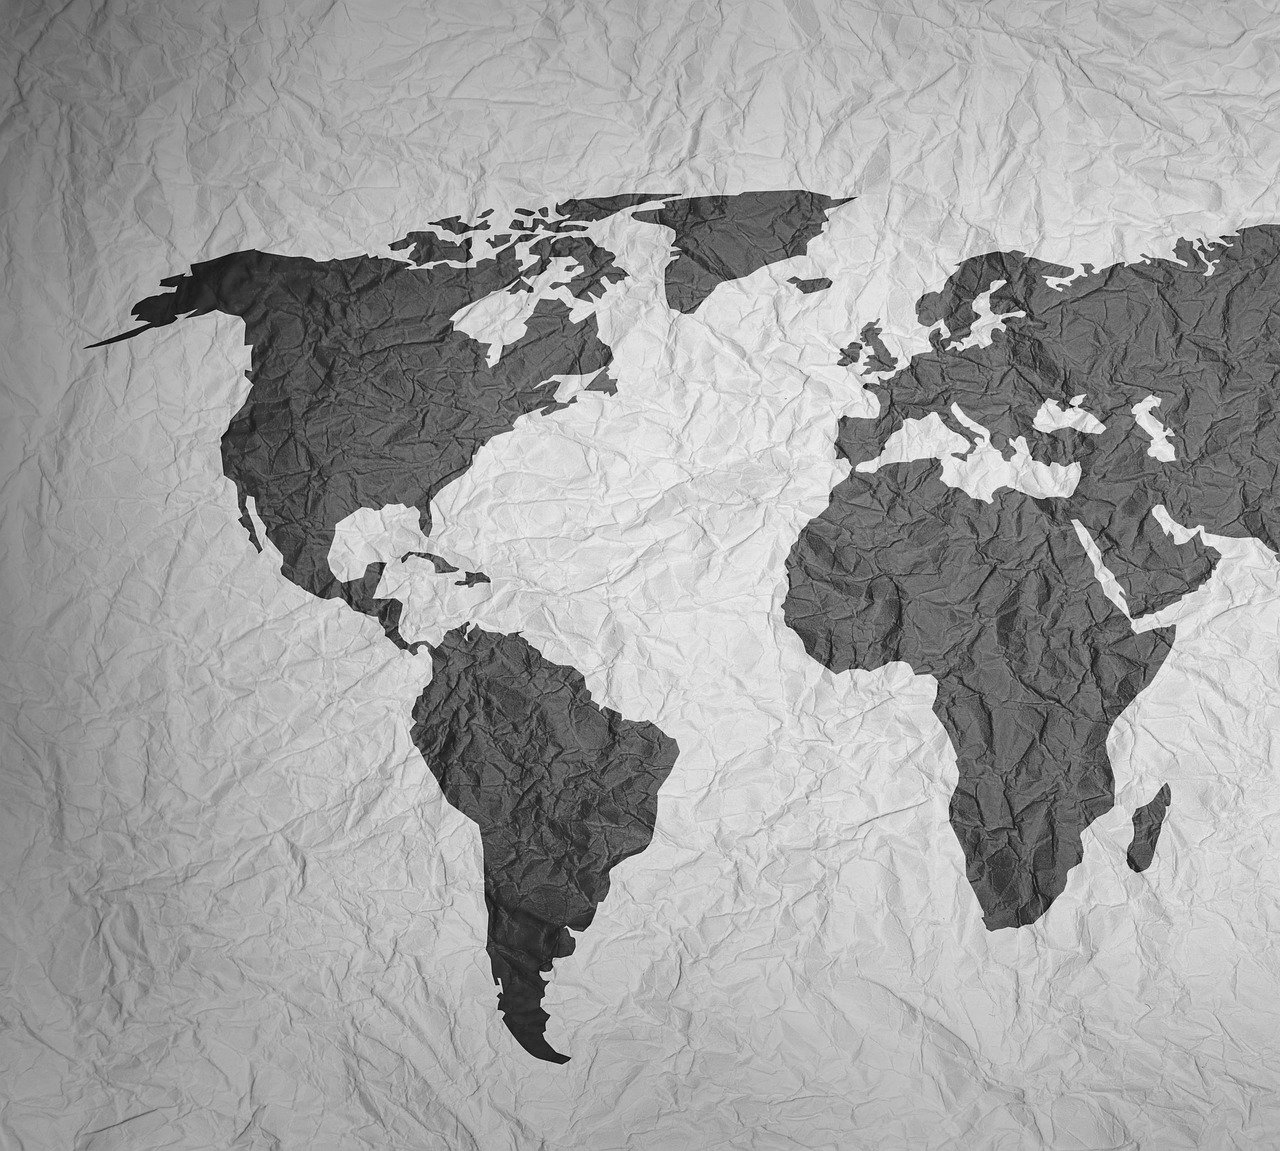
<file: Index.html>
<!doctype html>
<html>
<head>
	<meta charset="utf-8">
	<title>Map_of_World</title>
	<link href="style.css" rel="stylesheet" type="text/css">
</head>

<body>
	<img src="Images/Index/Full Map.png" alt="">
	
	<a href="Page 1.html" target="_blank">
		<img src="Images/Index/North America.png" class="NA" alt="">
		<img src="Images/Index/North America blue.png" class="NA_blue" alt="">
	</a>
	
	<img src="Images/Index/South America.png" class="SA" alt="">
	<img src="Images/Index/South America blue.png" class="SA_blue" alt="">
	
	<img src="Images/Index/Africa.png" class="Af" alt="">
	<img src="Images/Index/Africa blue.png" class="Af_blue" alt="">
	
	<img src="Images/Index/Asia.png" class="As" alt="">
	<img src="Images/Index/Asia blue.png" class="As_blue" alt="">
	
	<img src="Images/Index/Europe.png" class="Eu" alt="">
	<img src="Images/Index/Europe blue.png" class="Eu_blue" alt="">
	
	<img src="Images/Index/Australia.png" class="Au" alt="">
	<img src="Images/Index/Australia blue.png" class="Au_blue" alt="">

</body>
</html>
</file>
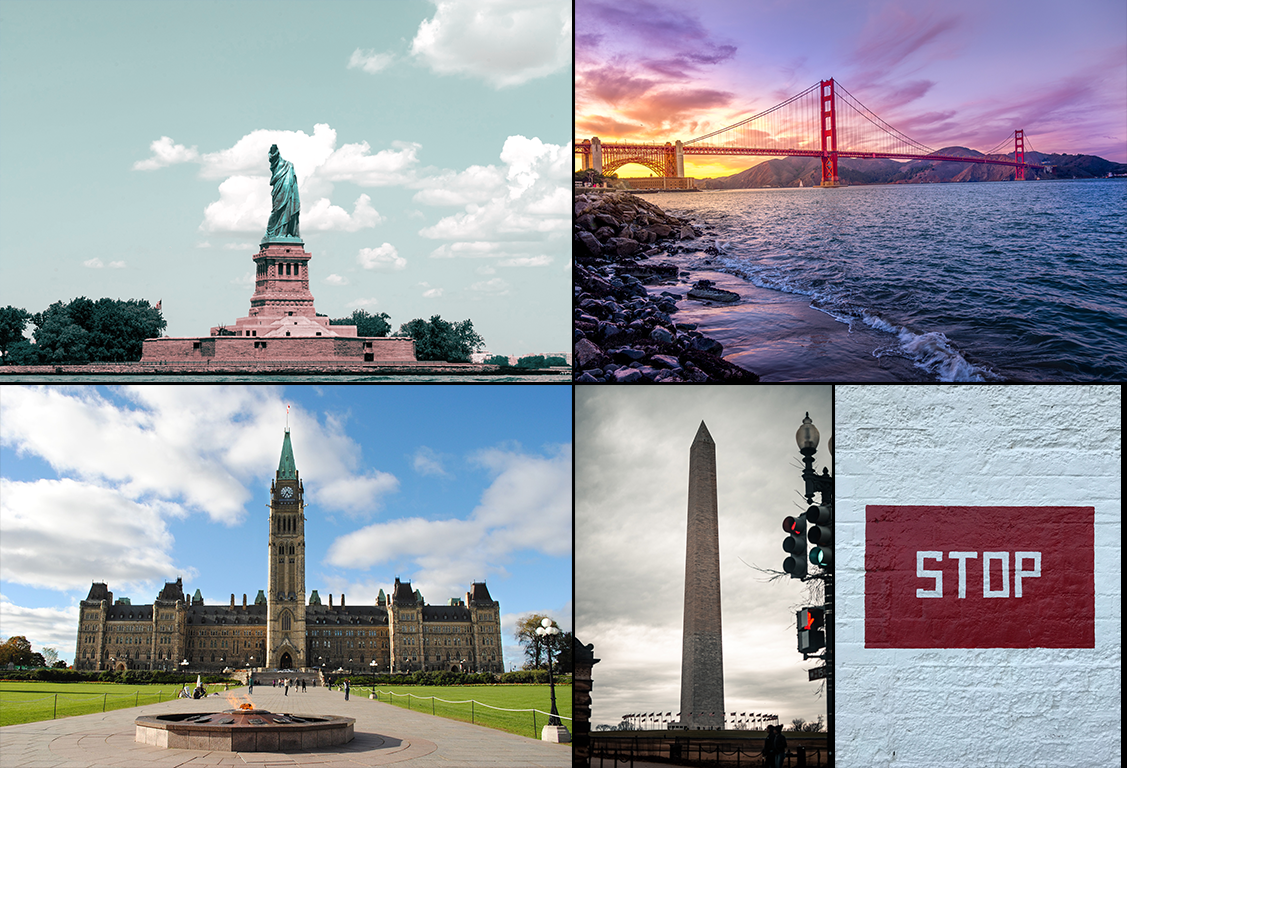
<file: Page 1.html>
<!doctype html>
<html>
<head>
	<meta charset="utf-8">
	<title>North America</title>
	<link href="style.css" rel="stylesheet" type="text/css">
</head>

<body>
	<img src="Images/Page 1/Background.png" alt="">
	
	<img src="Images/Page 1/GoldenGateBridge.png" class="GGB" alt="">
	<img src="Images/Page 1/Golden Gate Bridge (ruined).png" class="GGB_r" alt="">
	
	<img src="Images/Page 1/ParliamentHill.png" class="PH" alt="">
	<img src="Images/Page 1/Parliament Hill (ruined).png" class="PH_r" alt="">
	
	<img src="Images/Page 1/StatueOfLiberty.png" class="SoL" alt="">
	<img src="Images/Page 1/Statue of Liberty (ruined).png" class="SoL_r" alt="">
	
	<img src="Images/Page 1/WashingtonMonument.png" class="WM" alt="">
	<img src="Images/Page 1/Washington Monument (ruined).png" class="WM_r" alt="">

	<a href="Page 2.html" target="_blank">
		<img src="Images/Page 1/Stop.png" class="Stop1" onMouseOver="this.src='Images/Page 1/One Way.png'" alt="">
	</a>
	
</body>
</html>
</file>
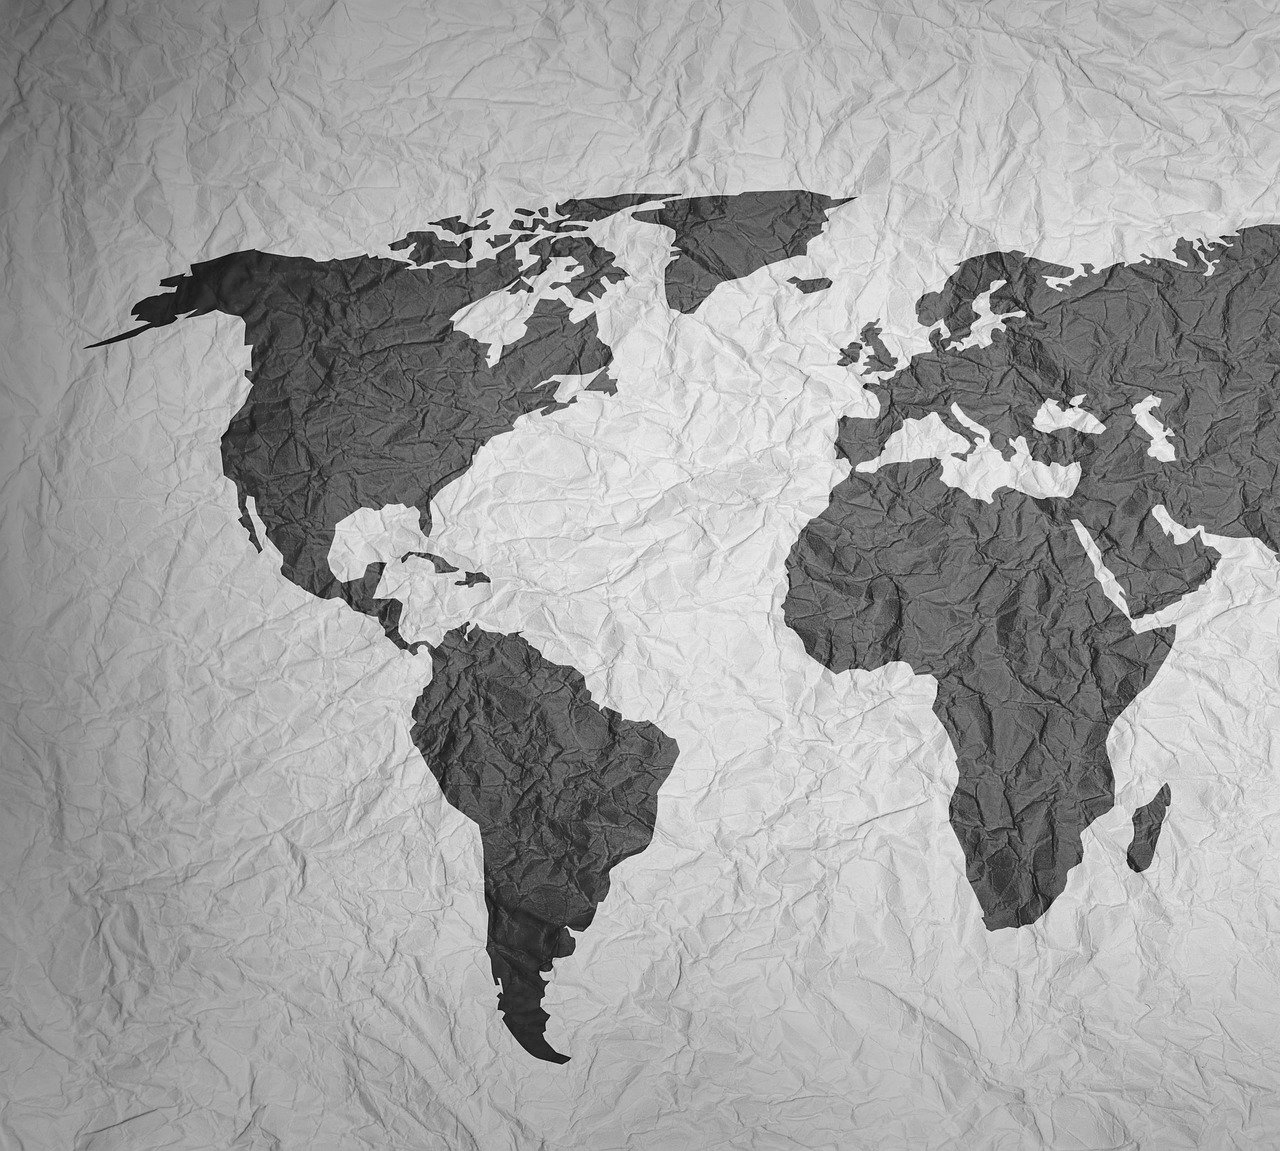
<file: Page 10.html>
<!doctype html>
<html>
<head>
	<meta charset="utf-8">
	<title>Map_of_World</title>
	<link href="style.css" rel="stylesheet" type="text/css">
</head>

<body>
	<img src="Images/Index/Full Map.png" alt="">
	
	<img src="Images/Index/North America.png" class="NA" alt="">
	
	<img src="Images/Index/South America.png" class="SA" alt="">
	
	<img src="Images/Index/Africa.png" class="Af" alt="">

	<img src="Images/Index/Asia.png" class="As" alt="">

	<img src="Images/Index/Europe.png" class="Eu" alt="">

	<a href="Page 11.html" target="_blank">	
		<img src="Images/Index/Australia.png" class="Au" alt="">
		<img src="Images/Index/Australia blue.png" class="Au_blue" alt="">
	</a>
	
</body>
</html>
</file>
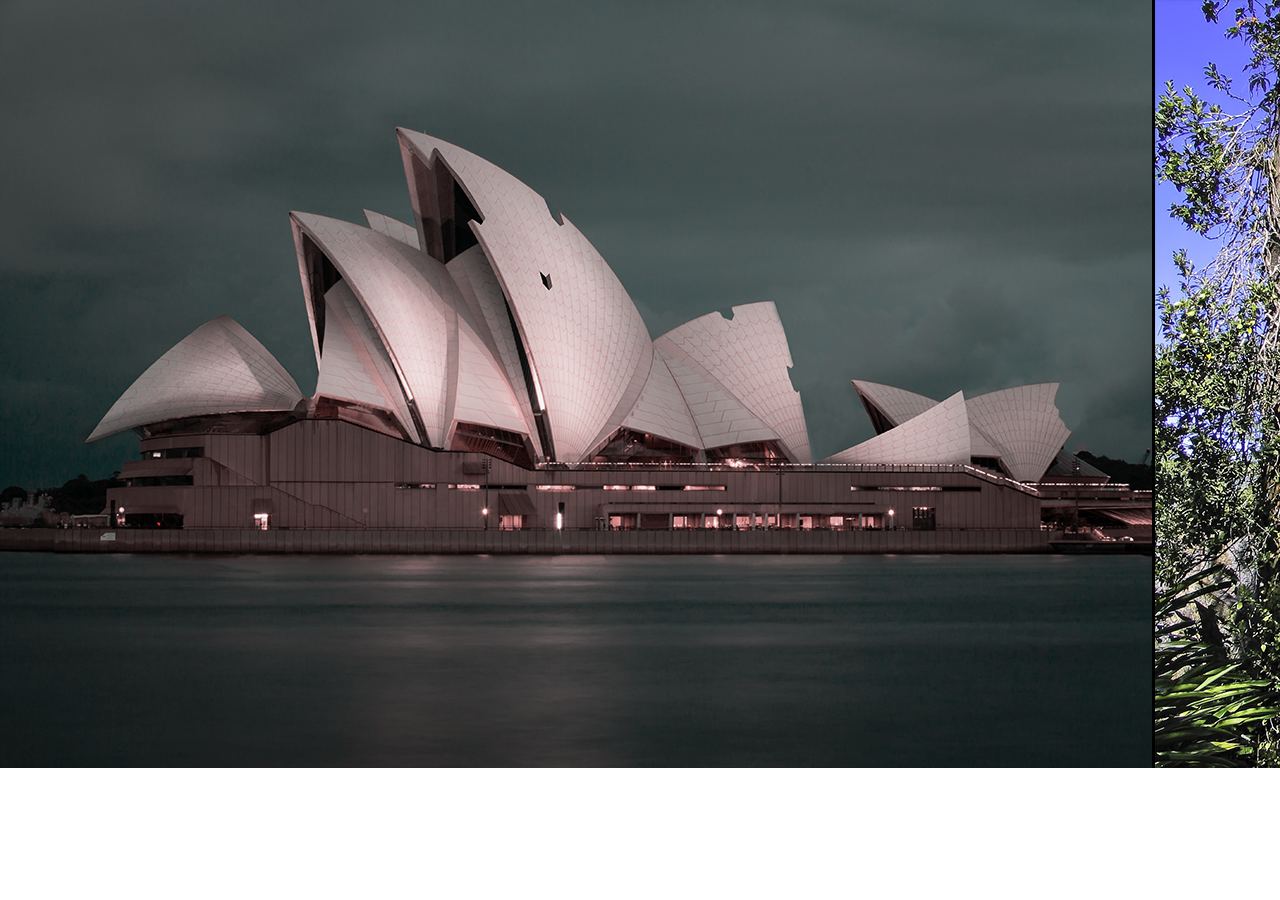
<file: Page 11.html>
<!doctype html>
<html>
<head>
	<meta charset="utf-8">
	<title>Australia</title>
	<link href="style.css" rel="stylesheet" type="text/css">
</head>

<body>
	<img src="Images/Page 11/Background.png" alt="">
	
	<img src="Images/Page 11/SydneyOperaHouse.png" class="SOH" alt="">
	<img src="Images/Page 11/Sydney Opera House (ruined).png" class="SOH_r" alt="">
	
	<img src="Images/Page 11/ParonellaPark.png" class="PP" alt="">
	<img src="Images/Page 11/Paronella Park (ruined).png" class="PP_r" alt="">
	
	<a href="Page 12.html" target="_blank">
		<img src="Images/Page 11/Stop.png" class="Stop11" onMouseOver="this.src='Images/Page 11/One Way.png'" alt="">
	</a>
	
</body>
</html>
</file>
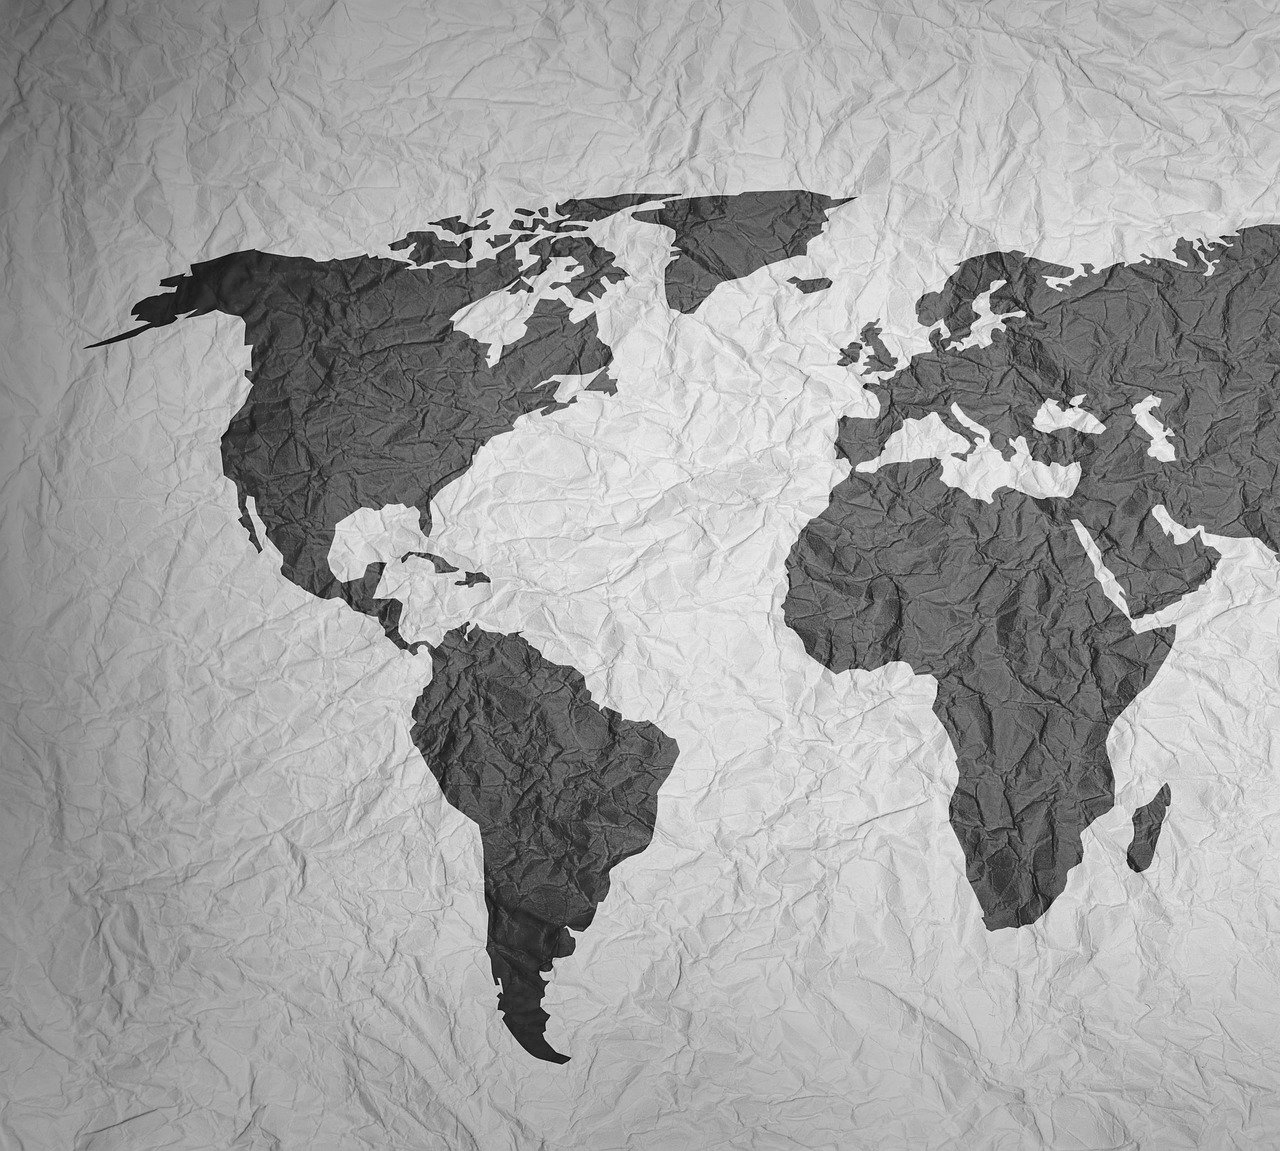
<file: Page 12.html>
<!doctype html>
<html>
<head>
	<meta charset="utf-8">
	<title>Map_of_World</title>
	<link href="style.css" rel="stylesheet" type="text/css">
</head>

<body>
	<img src="Images/Index/Full Map.png" alt="">
	
	<img src="Images/Index/North America.png" class="NA" alt="">
	
	<img src="Images/Index/South America.png" class="SA" alt="">
	
	<img src="Images/Index/Africa.png" class="Af" alt="">
	
	<img src="Images/Index/Asia.png" class="As" alt="">
	
	<img src="Images/Index/Europe.png" class="Eu" alt="">
	
	<img src="Images/Index/Australia.png" class="Au" alt="">

</body>
</html>
</file>
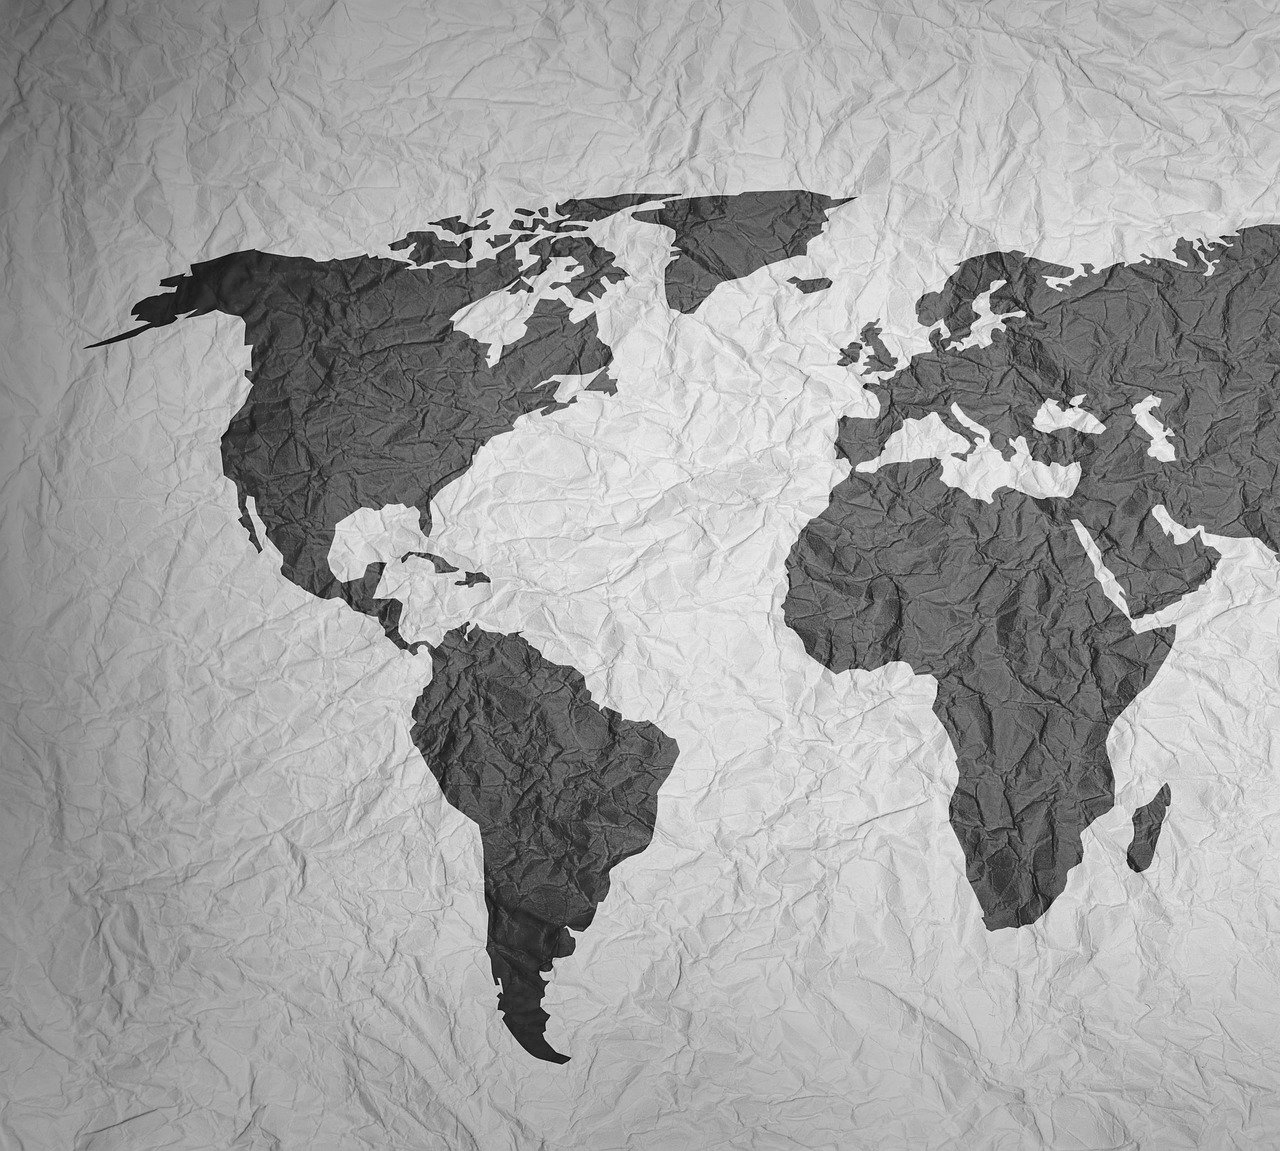
<file: Page 2.html>
<!doctype html>
<html>
<head>
	<meta charset="utf-8">
	<title>Map_of_World</title>
	<link href="style.css" rel="stylesheet" type="text/css">
</head>

<body>
	<img src="Images/Index/Full Map.png" alt="">
	
	<img src="Images/Index/North America.png" class="NA" alt="">

	<a href="Page 3.html" target="_blank">
		<img src="Images/Index/South America.png" class="SA" alt="">
		<img src="Images/Index/South America blue.png" class="SA_blue" alt="">
	</a>
	
	<img src="Images/Index/Africa.png" class="Af" alt="">
	<img src="Images/Index/Africa blue.png" class="Af_blue" alt="">
	
	<img src="Images/Index/Asia.png" class="As" alt="">
	<img src="Images/Index/Asia blue.png" class="As_blue" alt="">
	
	<img src="Images/Index/Europe.png" class="Eu" alt="">
	<img src="Images/Index/Europe blue.png" class="Eu_blue" alt="">
	
	<img src="Images/Index/Australia.png" class="Au" alt="">
	<img src="Images/Index/Australia blue.png" class="Au_blue" alt="">

</body>
</html>
</file>
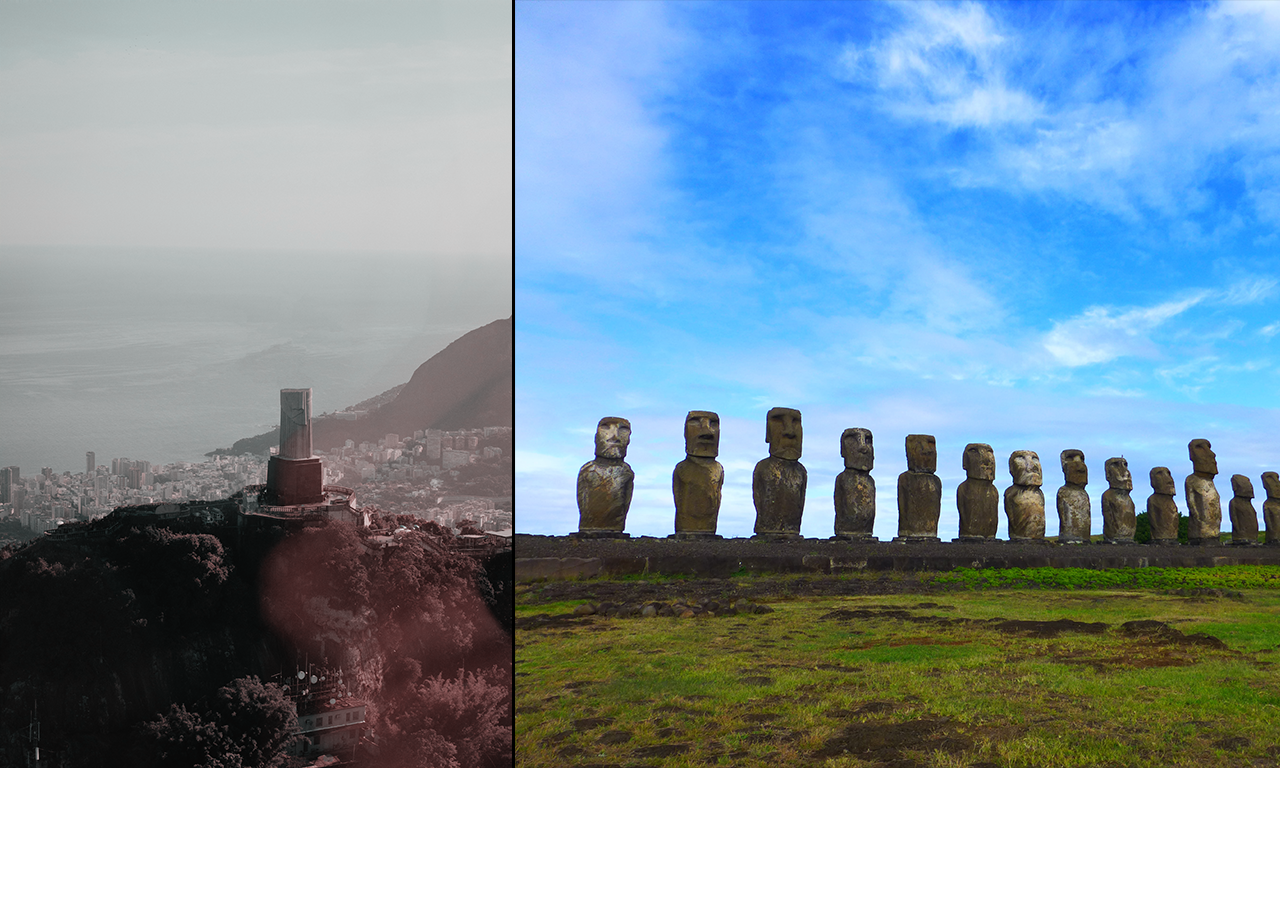
<file: Page 3.html>
<!doctype html>
<html>
<head>
	<meta charset="utf-8">
	<title>South America</title>
	<link href="style.css" rel="stylesheet" type="text/css">
</head>

<body>
	<img src="Images/Page 3/Background.png" alt="">
	
	<img src="Images/Page 3/ChristTheRedeemer.png" class="CTR" alt="">
	<img src="Images/Page 3/Christ the Redeemer (ruined).png" class="CTR_r" alt="">
	
	<img src="Images/Page 3/EasterIsland.png" class="EI" alt="">
	<img src="Images/Page 3/Easter Island (ruined).png" class="EI_r" alt="">
	
	<a href="Page 4.html" target="_blank">
		<img src="Images/Page 3/Stop.png" class="Stop3" onMouseOver="this.src='Images/Page 3/One Way.png'" alt="">
	</a>
	
</body>
</html>
</file>
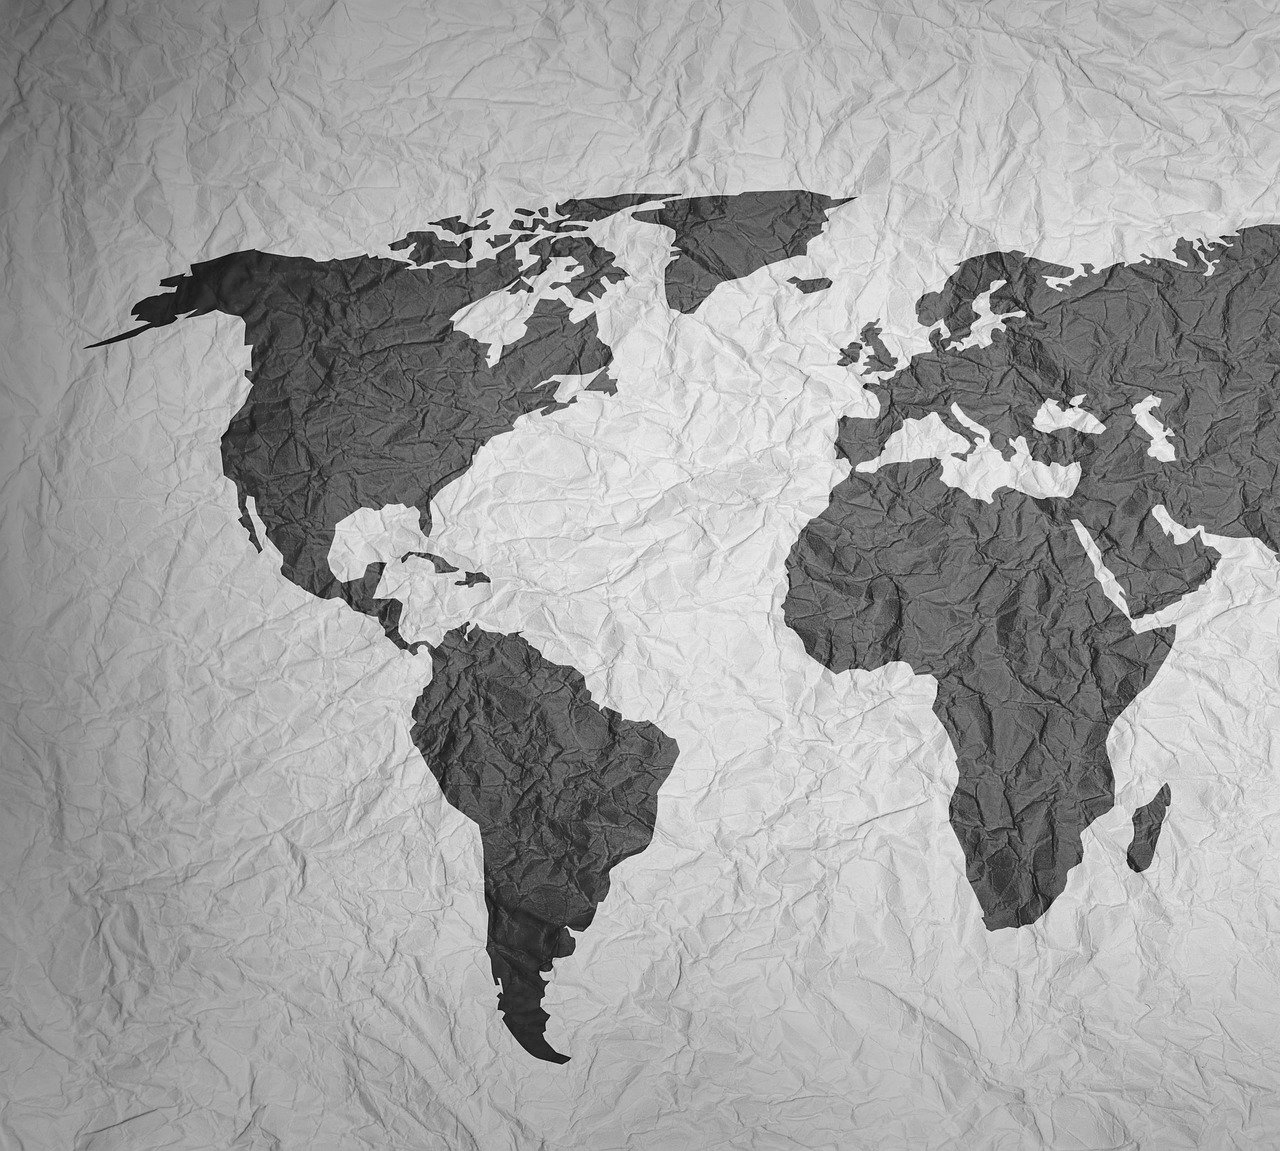
<file: Page 4.html>
<!doctype html>
<html>
<head>
	<meta charset="utf-8">
	<title>Map_of_World</title>
	<link href="style.css" rel="stylesheet" type="text/css">
</head>

<body>
	<img src="Images/Index/Full Map.png" alt="">
	
	<img src="Images/Index/North America.png" class="NA" alt="">
	
	<img src="Images/Index/South America.png" class="SA" alt="">
	
	<a href="Page 5.html" target="_blank">
		<img src="Images/Index/Africa.png" class="Af" alt="">
		<img src="Images/Index/Africa blue.png" class="Af_blue" alt="">
	</a>
	
	<img src="Images/Index/Asia.png" class="As" alt="">
	<img src="Images/Index/Asia blue.png" class="As_blue" alt="">
	
	<img src="Images/Index/Europe.png" class="Eu" alt="">
	<img src="Images/Index/Europe blue.png" class="Eu_blue" alt="">
	
	<img src="Images/Index/Australia.png" class="Au" alt="">
	<img src="Images/Index/Australia blue.png" class="Au_blue" alt="">

</body>
</html>
</file>
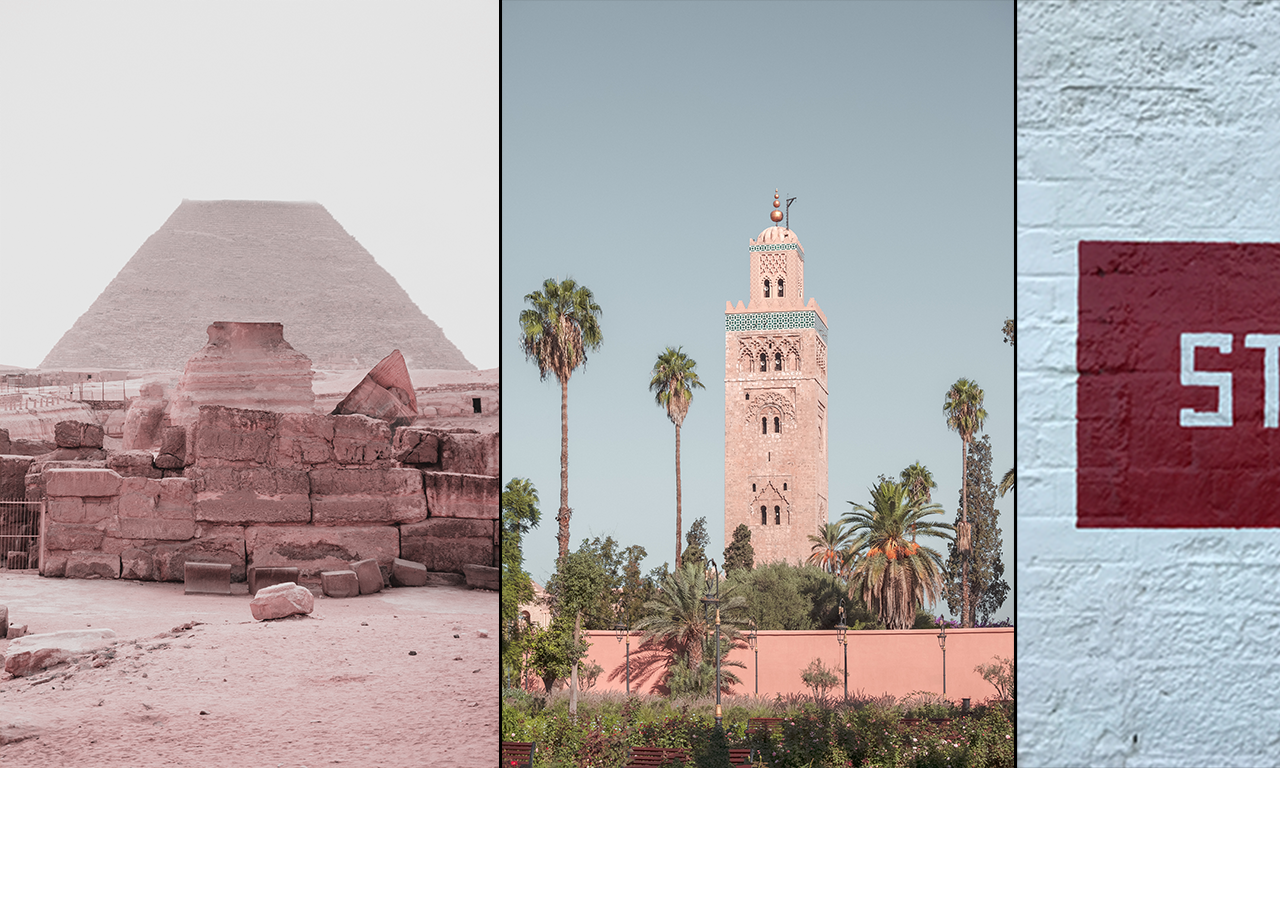
<file: Page 5.html>
<!doctype html>
<html>
<head>
	<meta charset="utf-8">
	<title>Africa</title>
	<link href="style.css" rel="stylesheet" type="text/css">
</head>
	<img src="Images/Page 5/Background.png" alt="">

	<img src="Images/Page 5/GreatPyramids.png" class="GP" alt="">
	<img src="Images/Page 5/Great Pyramids (ruined).png" class="GP_r" alt="">
	
	<img src="Images/Page 5/MedinaMarrakesh.png" class="MM" alt="">
	<img src="Images/Page 5/Medina Marrakesh (ruined).png" class="MM_r" alt="">
	
	<a href="Page 6.html" target="_blank">
		<img src="Images/Page 5/Stop.png" class="Stop5" onMouseOver="this.src='Images/Page 5/One Way.png'" alt="">
	</a>
	
<body>
</body>
</html>
</file>
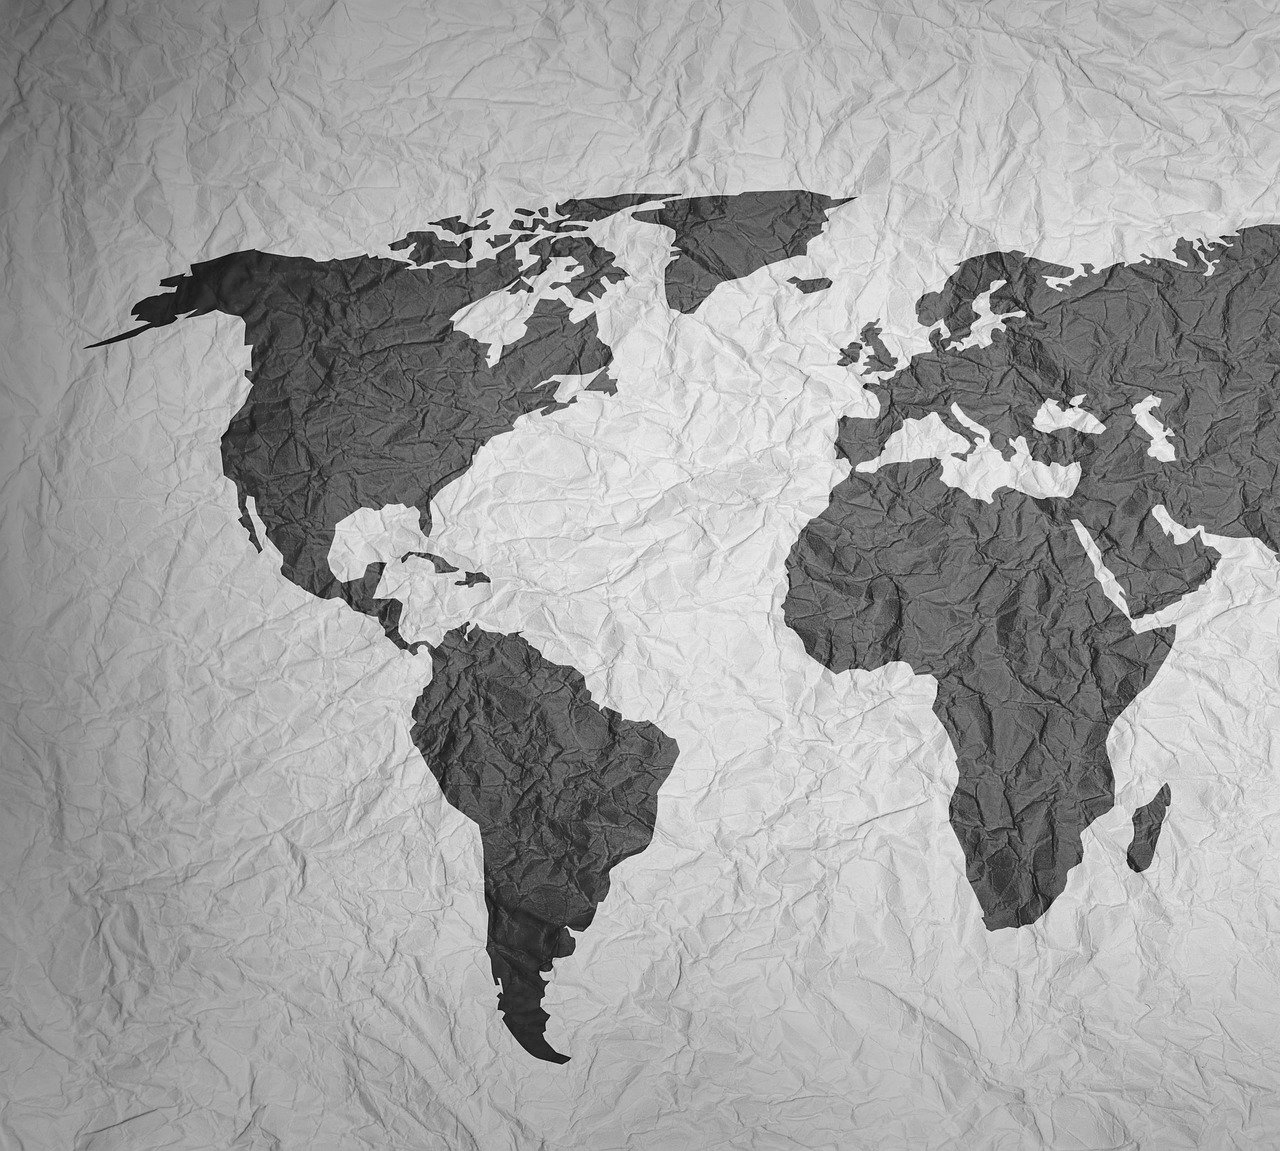
<file: Page 6.html>
<!doctype html>
<html>
<head>
	<meta charset="utf-8">
	<title>Map_of_World</title>
	<link href="style.css" rel="stylesheet" type="text/css">
</head>

<body>
	<img src="Images/Index/Full Map.png" alt="">
	
	<img src="Images/Index/North America.png" class="NA" alt="">
	
	<img src="Images/Index/South America.png" class="SA" alt="">
	
	<img src="Images/Index/Africa.png" class="Af" alt="">

	<a href="Page 7.html" target="_blank">	
		<img src="Images/Index/Asia.png" class="As" alt="">
		<img src="Images/Index/Asia blue.png" class="As_blue" alt="">
	</a>
	
	<img src="Images/Index/Europe.png" class="Eu" alt="">
	<img src="Images/Index/Europe blue.png" class="Eu_blue" alt="">
	
	<img src="Images/Index/Australia.png" class="Au" alt="">
	<img src="Images/Index/Australia blue.png" class="Au_blue" alt="">

</body>
</html>
</file>
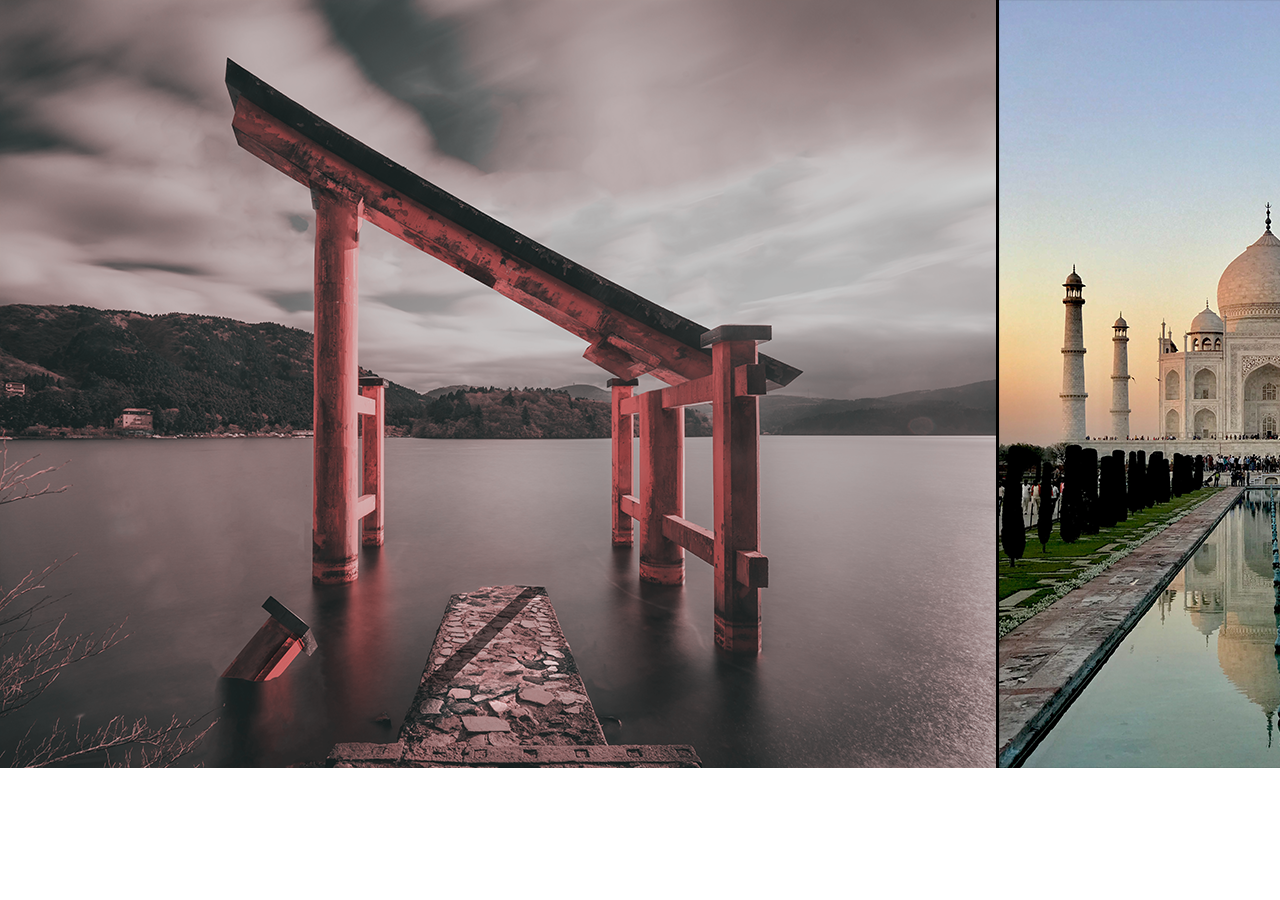
<file: Page 7.html>
<!doctype html>
<html>
<head>
	<meta charset="utf-8">
	<title>Asia</title>
	<link href="style.css" rel="stylesheet" type="text/css">
</head>

<body>
	<img src="Images/Page 7/Background.png" alt="">
	
	<img src="Images/Page 7/ItsukushimaShrine.png" class="IS" alt="">
	<img src="Images/Page 7/Itsukushima Shrine (ruined).png" class="IS_r" alt="">
	
	<img src="Images/Page 7/Taj Mahal.png" class="TM" alt="">
	<img src="Images/Page 7/Taj Mahal (ruined).png" class="TM_r" alt="">
	
	<a href="Page 8.html" target="_blank">
		<img src="Images/Page 7/Stop.png" class="Stop7" onMouseOver="this.src='Images/Page 7/One Way.png'" alt="">
	</a>
	
</body>
</html>
</file>
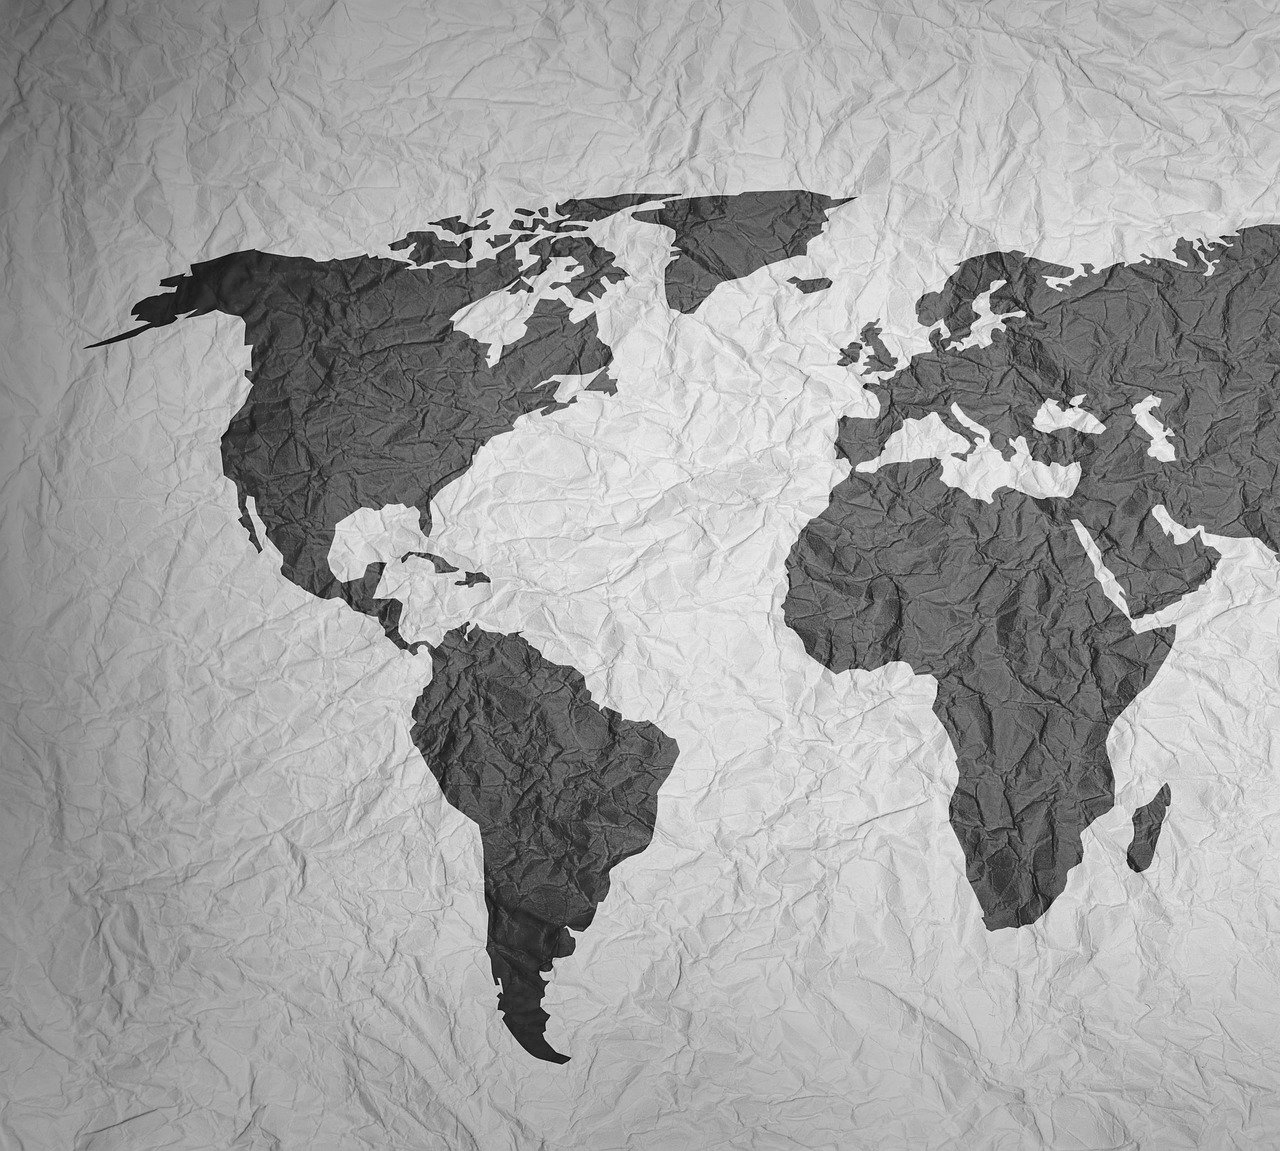
<file: Page 8.html>
<!doctype html>
<html>
<head>
	<meta charset="utf-8">
	<title>Map_of_World</title>
	<link href="style.css" rel="stylesheet" type="text/css">
</head>

<body>
	<img src="Images/Index/Full Map.png" alt="">
	
	<img src="Images/Index/North America.png" class="NA" alt="">
	
	<img src="Images/Index/South America.png" class="SA" alt="">
	
	<img src="Images/Index/Africa.png" class="Af" alt="">

	<img src="Images/Index/Asia.png" class="As" alt="">

	<a href="Page 9.html" target="_blank">	
		<img src="Images/Index/Europe.png" class="Eu" alt="">
		<img src="Images/Index/Europe blue.png" class="Eu_blue" alt="">
	</a>
		
	<img src="Images/Index/Australia.png" class="Au" alt="">
	<img src="Images/Index/Australia blue.png" class="Au_blue" alt="">

</body>
</html>
</file>
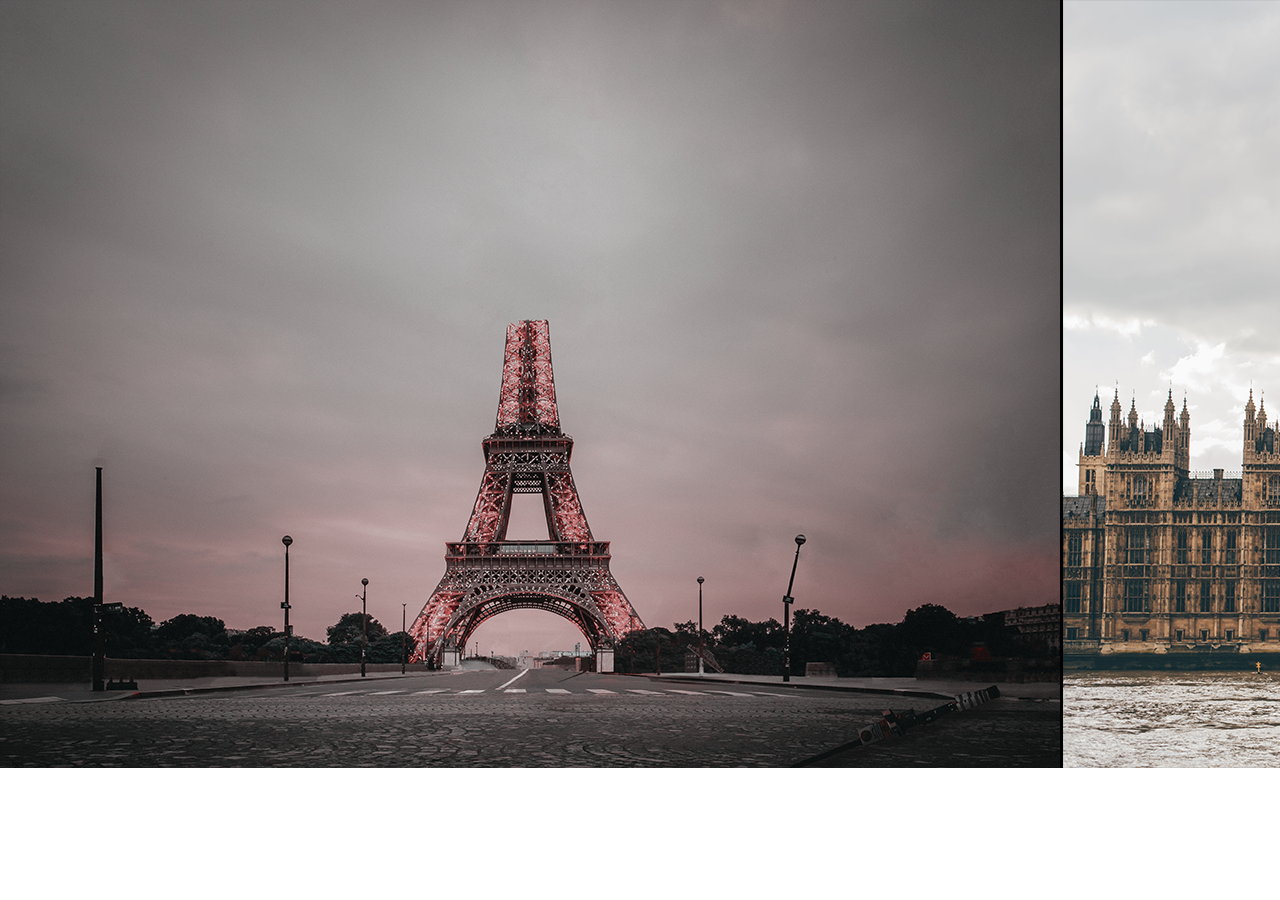
<file: Page 9.html>
<!doctype html>
<html>
<head>
	<meta charset="utf-8">
	<title>Europe</title>
	<link href="style.css" rel="stylesheet" type="text/css">
</head>

<body>
	<img src="Images/Page 9/Background.png" alt="">
	
	<img src="Images/Page 9/EiffelTower.png" class="ET" alt="">
	<img src="Images/Page 9/Eiffel Tower (ruined).png" class="ET_r" alt="">
	
	<img src="Images/Page 9/BigBen.png" class="BB" alt="">
	<img src="Images/Page 9/Big Ben (ruined).png" class="BB_r" alt="">
	
	<a href="Page 10.html" target="_blank">
		<img src="Images/Page 9/Stop.png" class="Stop9" onMouseOver="this.src='Images/Page 9/One Way.png'" alt="">
	</a>
	
</body>
</html>
</file>
<file: style.css>
@charset "utf-8";

body{
	padding: 0;
	margin: 0;
}

img{
	position: absolute;
}

.NA{
	left: 83px;
	top: 188px;
}
.NA_blue{
	left: 83px;
	top: 188px;
	opacity: 0;
	}
.NA_blue:hover{
	opacity: 1;
	}

.SA{
	left: 409px;
	top: 621px;
}
.SA_blue{
	left: 409px;
	top: 621px;
	opacity: 0;
	}
.SA_blue:hover{
	opacity: 1;
	}

.Af{
	left: 779px;
	top: 456px;
}
.Af_blue{
	left: 779px;
	top: 456px;
	opacity: 0;
	}
.Af_blue:hover{
	opacity: 1;
	}

.As{
	left: 1024px;
	top: 214px;
}
.As_blue{
	left: 1024px;
	top: 214px;
	opacity: 0;
	}
.As_blue:hover{
	opacity: 1;
	}

.Eu{
	left: 786px;
	top: 248px;
}
.Eu_blue{
	left: 786px;
	top: 248px;
	opacity: 0;
	}
.Eu_blue:hover{
	opacity: 1;
	}

.Au{
	left: 1514px;
	top: 716px;
}
.Au_blue{
	left: 1514px;
	top: 716px;
	opacity: 0;
	}
.Au_blue:hover{
	opacity: 1;
	}

.GGB{
	left: 575px;
	top: 0px;
}
.GGB_r{
	left: 575px;
	top: 0px;
	opacity: 0;
}
.GGB_r:hover{
	opacity: 1;
}

.PH{
	left: 0px;
	top: 385px;
}
.PH_r{
	left: 0px;
	top: 385px;
	opacity: 0;
}
.PH_r:hover{
	opacity: 1;
}

.SoL{
	left: 0px;
	top: 0px;
}
.SoL_r{
	left: 0px;
	top: 0px;
	opacity: 0;
}
.SoL_r:hover{
	opacity: 1;
}

.WM{
	left: 575px;
	top: 385px;
}
.WM_r{
	left: 575px;
	top: 385px;
	opacity: 0;
}
.WM_r:hover{
	opacity: 1;
}

.Stop1{
	left: 835px;
	top: 385px;
}

.CTR{
	left: 0px;
	top: 0px;
}
.CTR_r{
	left: 0px;
	top: 0px;
	opacity: 0;
}
.CTR_r:hover{
	opacity: 1;
}

.EI{
	left: 515px;
	top: 0px;
}
.EI_r{
	left: 515px;
	top: 0px;
	opacity: 0;
}
.EI_r:hover{
	opacity: 1;
}

.Stop3{
	left: 1542px;
	top: 0px;
}

.GP{
	left: 0px;
	top: 0px;
}
.GP_r{
	left: 0px;
	top: 0px;
	opacity: 0;
}
.GP_r:hover{
	opacity: 1;
}

.MM {
	left: 502px;
	top: 0px;
}
.MM_r {
	left: 502px;
	top: 0px;
	opacity: 0;
}
.MM_r:hover{
	opacity: 1;
}

.Stop5{
	left: 1017px;
	top: 0px;
}

.IS{
	left: 0px;
	top: 0px;
}
.IS_r{
	left: 0px;
	top: 0px;
	opacity: 0;
}
.IS_r:hover{
	opacity: 1;
}

.TM{
	left: 999px;
	top: 0px;
}
.TM_r{
	left: 999px;
	top: 0px;
	opacity: 0;
}
.TM_r:hover{
	opacity: 1;
}

.Stop7{
	left: 1568px;
	top: 0px;
}


.ET{
	left: 0px;
	top: 0px;
}
.ET_r{
	left: 0px;
	top: 0px;
	opacity: 0;
}
.ET_r:hover{
	opacity: 1;
}

.BB{
	left: 1063px;
	top: 0px;
}
.BB_r{
	left: 1063px;
	top: 0px;
	opacity: 0;
}
.BB_r:hover{
	opacity: 1;
}

.Stop9{
	left: 2217px;
	top: 0px;

}

.SOH{
	left: 0px;
	top: 0px;
}
.SOH_r{
	left: 0px;
	top: 0px;
	opacity: 0;
}
.SOH_r:hover{
	opacity: 1;
}

.PP{
	left: 1155px;
	top: 0px;
}
.PP_r{
	left: 1155px;
	top: 0px;
	opacity: 0;
}
.PP_r:hover{
	opacity: 1;
}

.Stop11{
	left: 2181px;
	top: 0px;
}
</file>
